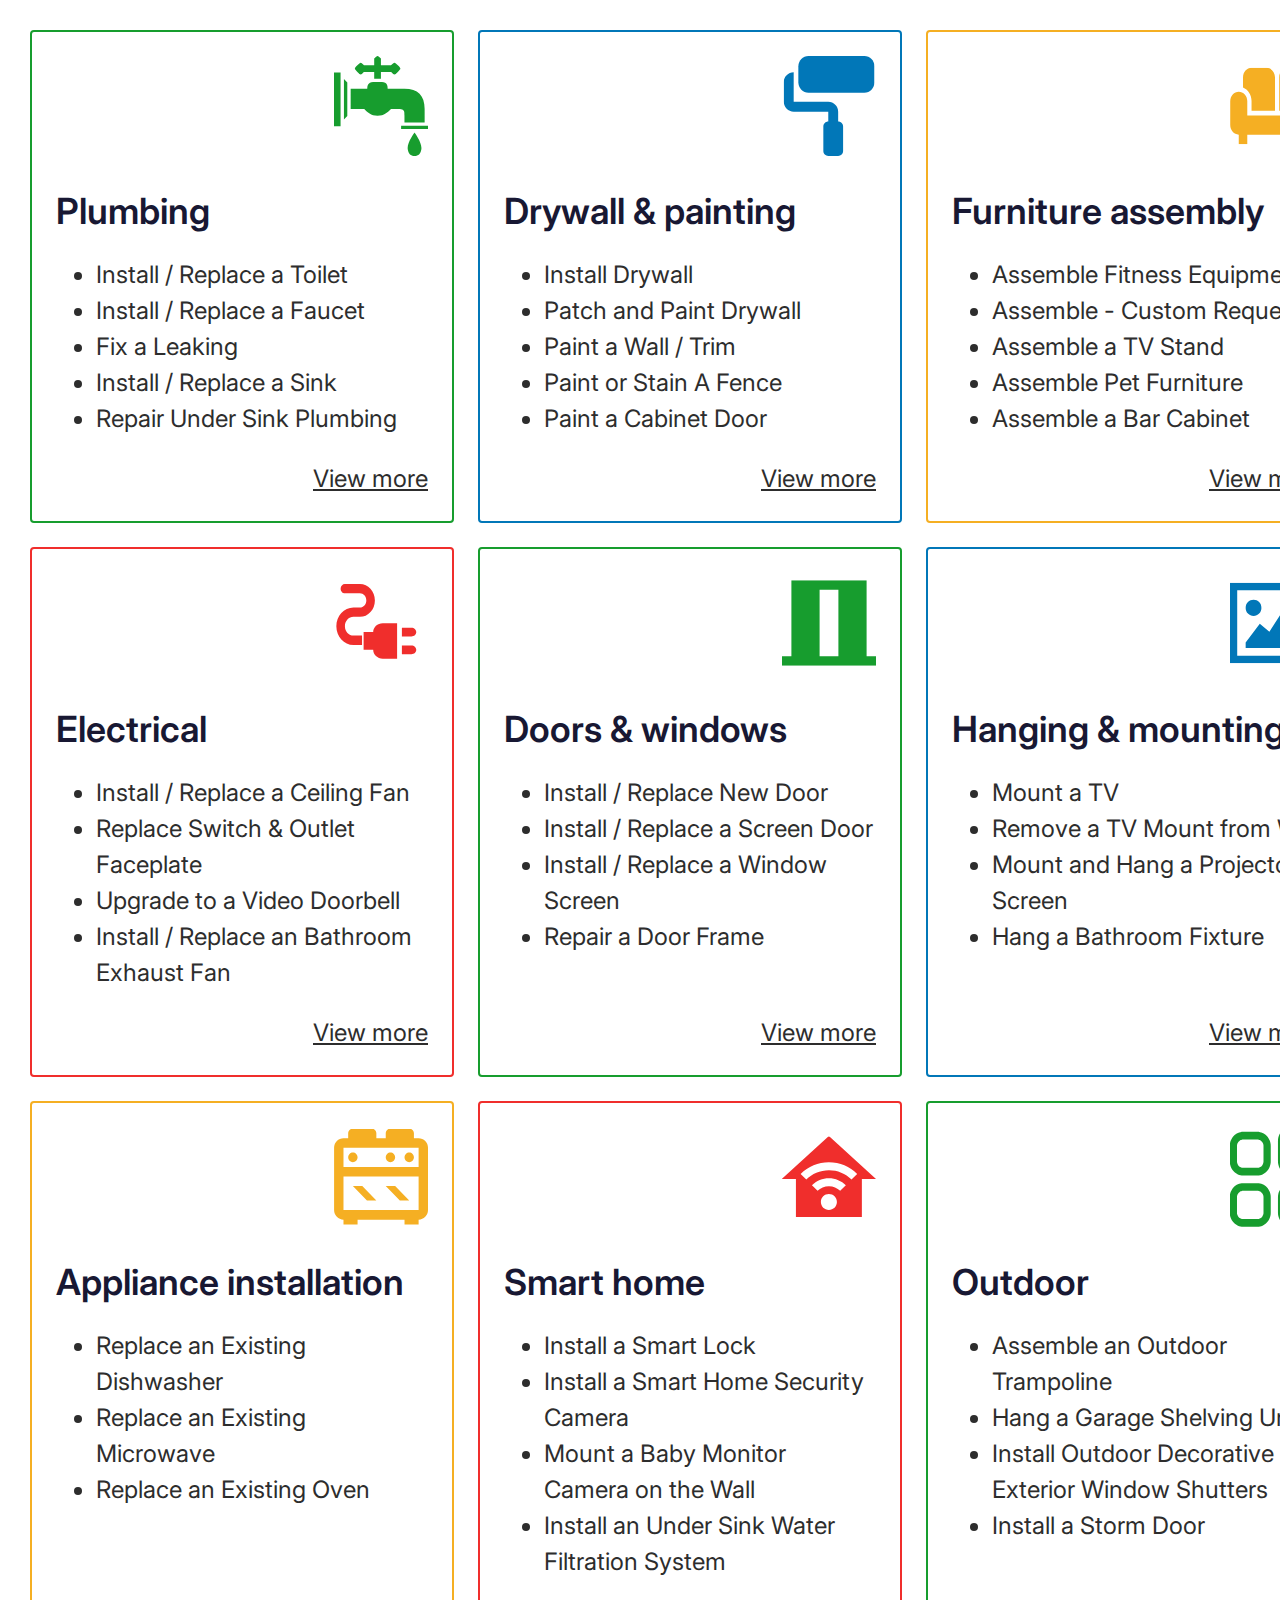
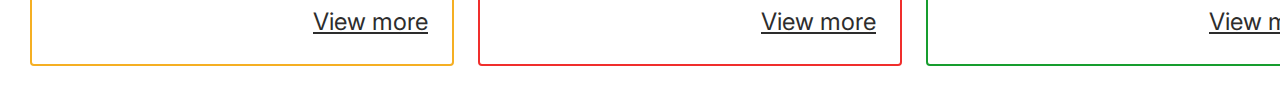
<file: index.html>
<!DOCTYPE html>
<html lang="en">
  <head>
    <meta charset="UTF-8" />
    <meta http-equiv="X-UA-Compatible" content="IE=edge" />
    <meta name="viewport" content="width=device-width, initial-scale=1.0" />
    <link rel="preconnect" href="https://fonts.googleapis.com" />
    <link rel="preconnect" href="https://fonts.gstatic.com" crossorigin />
    <link
      href="https://fonts.googleapis.com/css2?family=Inter:wght@100..900&family=PT+Serif:ital,wght@0,400;0,700;1,400;1,700&family=Playfair+Display:wght@400..900&family=Raleway:ital@0;1&family=Roboto&display=swap"
      rel="stylesheet"
    />
    <link rel="stylesheet" href="./styles/modern-normalize.css" />
    <link rel="stylesheet" href="./styles/styles.css" />

    <title>Cards-Servises</title>
  </head>
  <body>
    <ul class="cards-item">
      <li class="cards-item-list">
        <div class="cards-item-list-wrapper">
          <img src="./src/images/tap.svg" width="94" height="100" alt="tap" />
        </div>
        <div class="cards-item-list-descriptions">
          <h2>Plumbing</h2>
          <ul>
            <li>Install / Replace a Toilet</li>
            <li>Install / Replace a Faucet</li>
            <li>Fix a Leaking</li>
            <li>Install / Replace a Sink</li>
            <li>Repair Under Sink Plumbing</li>
          </ul>
        </div>
        <a href="./View-more.html">View more</a>
      </li>
      <li class="cards-item-list">
        <div class="cards-item-list-wrapper">
          <img
            src="./src/images/paint.svg"
            width="94"
            height="100"
            alt="paint"
          />
        </div>
        <div class="cards-item-list-descriptions">
          <h2>Drywall & painting</h2>
          <ul>
            <li>Install Drywall</li>
            <li>Patch and Paint Drywall</li>
            <li>Paint a Wall / Trim</li>
            <li>Paint or Stain A Fence</li>
            <li>Paint a Cabinet Door</li>
          </ul>
        </div>
        <a href="./View-more.html">View more</a>
      </li>
      <li class="cards-item-list">
        <div class="cards-item-list-wrapper">
          <img
            src="./src/images/frame.svg"
            width="94"
            height="100"
            alt="frame"
          />
        </div>
        <div class="cards-item-list-descriptions">
          <h2>Furniture assembly</h2>
          <ul>
            <li>Assemble Fitness Equipment</li>
            <li>Assemble - Custom Request</li>
            <li>Assemble a TV Stand</li>
            <li>Assemble Pet Furniture</li>
            <li>Assemble a Bar Cabinet</li>
          </ul>
        </div>
        <a href="./View-more.html">View more</a>
      </li>
      <li class="cards-item-list">
        <div class="cards-item-list-wrapper">
          <img
            src="./src/images/electrical.svg"
            width="94"
            height="100"
            alt="electrical"
          />
        </div>
        <div class="cards-item-list-descriptions">
          <h2>Electrical</h2>
          <ul>
            <li>Install / Replace a Ceiling Fan</li>
            <li>Replace Switch & Outlet Faceplate</li>
            <li>Upgrade to a Video Doorbell</li>
            <li>Install / Replace an Bathroom Exhaust Fan</li>
          </ul>
        </div>
        <a href="./View-more.html">View more</a>
      </li>
      <li class="cards-item-list">
        <div class="cards-item-list-wrapper">
          <img src="./src/images/door.svg" width="94" height="100" alt="door" />
        </div>
        <div class="cards-item-list-descriptions">
          <h2>Doors & windows</h2>
          <ul>
            <li>Install / Replace New Door</li>
            <li>Install / Replace a Screen Door</li>
            <li>Install / Replace a Window Screen</li>
            <li>Repair a Door Frame</li>
          </ul>
        </div>
        <a href="./View-more.html">View more</a>
      </li>
      <li class="cards-item-list">
        <div class="cards-item-list-wrapper">
          <img
            src="./src/images/picture.svg"
            width="94"
            height="100"
            alt="picture"
          />
        </div>
        <div class="cards-item-list-descriptions">
          <h2>Hanging & mounting</h2>
          <ul>
            <li>Mount a TV</li>
            <li>Remove a TV Mount from Wall</li>
            <li>Mount and Hang a Projector Screen</li>
            <li>Hang a Bathroom Fixture</li>
          </ul>
        </div>
        <a href="./View-more.html">View more</a>
      </li>
      <li class="cards-item-list">
        <div class="cards-item-list-wrapper">
          <img
            src="./src/images/instalation.svg"
            width="94"
            height="100"
            alt="instalation"
          />
        </div>
        <div class="cards-item-list-descriptions">
          <h2>Appliance installation</h2>
          <ul>
            <li>Replace an Existing Dishwasher</li>
            <li>Replace an Existing Microwave</li>
            <li>Replace an Existing Oven</li>
          </ul>
        </div>
        <a href="./View-more.html">View more</a>
      </li>
      <li class="cards-item-list">
        <div class="cards-item-list-wrapper">
          <img src="./src/images/home.svg" width="94" height="100" alt="home" />
        </div>
        <div class="cards-item-list-descriptions">
          <h2>Smart home</h2>
          <ul>
            <li>Install a Smart Lock</li>
            <li>Install a Smart Home Security Camera</li>
            <li>Mount a Baby Monitor Camera on the Wall</li>
            <li>Install an Under Sink Water Filtration System</li>
          </ul>
        </div>
        <a href="./View-more.html">View more</a>
      </li>
      <li class="cards-item-list">
        <div class="cards-item-list-wrapper">
          <img src="./src/images/boxs.svg" width="94" height="100" alt="boxs" />
        </div>
        <div class="cards-item-list-descriptions">
          <h2>Outdoor</h2>
          <ul>
            <li>Assemble an Outdoor Trampoline</li>
            <li>Hang a Garage Shelving Unit</li>
            <li>Install Outdoor Decorative Exterior Window Shutters</li>
            <li>Install a Storm Door</li>
          </ul>
        </div>
        <a href="./View-more.html">View more</a>
      </li>
    </ul>
  </body>
</html>
</file>
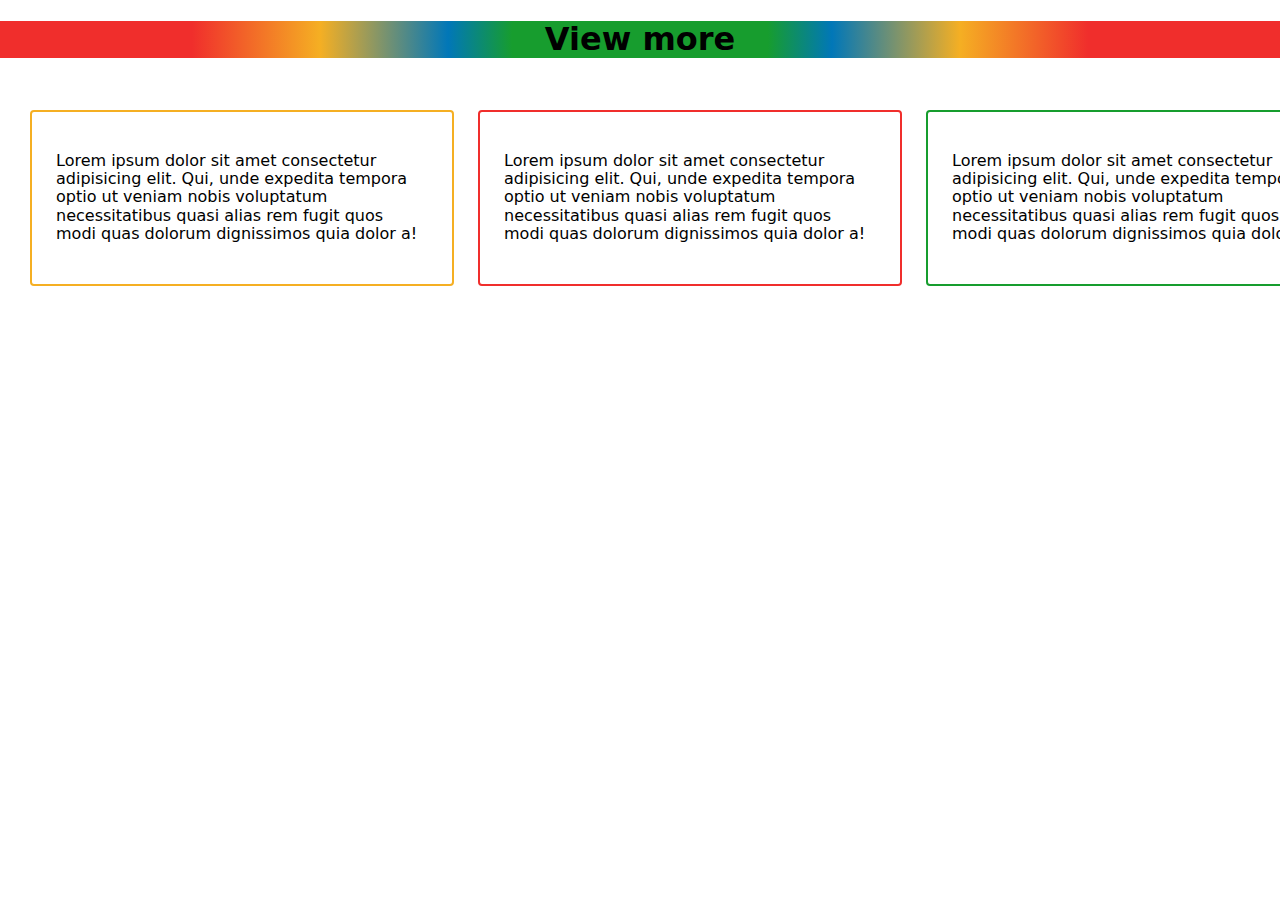
<file: View-more.html>
<!DOCTYPE html>
<html lang="en">
  <head>
    <meta charset="UTF-8" />
    <meta http-equiv="X-UA-Compatible" content="IE=edge" />
    <meta name="viewport" content="width=device-width, initial-scale=1.0" />
    <link rel="preconnect" href="https://fonts.googleapis.com" />
    <link rel="preconnect" href="https://fonts.gstatic.com" crossorigin />
    <link
      href="https://fonts.googleapis.com/css2?family=Inter:wght@100..900&family=PT+Serif:ital,wght@0,400;0,700;1,400;1,700&family=Playfair+Display:wght@400..900&family=Raleway:ital@0;1&family=Roboto&display=swap"
      rel="stylesheet"
    />
    <link rel="stylesheet" href="./styles/modern-normalize.css" />
    <link rel="stylesheet" href="./styles/styles.css" />

    <title>View more</title>
  </head>
  <body>
    <h1>View more</h1>

    <ul class="cards-item">
      <li class="cards-item-list">
        <p>
          Lorem ipsum dolor sit amet consectetur adipisicing elit. Qui, unde
          expedita tempora optio ut veniam nobis voluptatum necessitatibus quasi
          alias rem fugit quos modi quas dolorum dignissimos quia dolor a!
        </p>
      </li>
      <li class="cards-item-list">
        <p>
          Lorem ipsum dolor sit amet consectetur adipisicing elit. Qui, unde
          expedita tempora optio ut veniam nobis voluptatum necessitatibus quasi
          alias rem fugit quos modi quas dolorum dignissimos quia dolor a!
        </p>
      </li>
      <li class="cards-item-list">
        <p>
          Lorem ipsum dolor sit amet consectetur adipisicing elit. Qui, unde
          expedita tempora optio ut veniam nobis voluptatum necessitatibus quasi
          alias rem fugit quos modi quas dolorum dignissimos quia dolor a!
        </p>
      </li>
     
      </li>
    </ul>
  </body>
</html>
</file>
<file: styles/styles.css>
body {
  box-sizing: border-box;
}
:root {
  --font-family: "Inter", sans-serif;
}

.cards-item {
  margin: 0 auto;
  padding: 30px;
  list-style: none;
  display: flex;
  flex-wrap: wrap;
  gap: 24px;
}

.cards-item-list {
  display: flex;
  justify-content: space-around;
  flex-direction: column;
  border-radius: 4px;
  padding: 24px;
}

.cards-item-list:nth-last-of-type(1),
.cards-item-list:nth-last-of-type(5),
.cards-item-list:nth-last-of-type(9) {
  border: 2px solid #179d2e;
}

.cards-item-list:nth-last-of-type(4),
.cards-item-list:nth-last-of-type(8) {
  border: 2px solid #0177b8;
}

.cards-item-list:nth-last-of-type(3),
.cards-item-list:nth-last-of-type(7) {
  border: 2px solid #f5af23;
}

.cards-item-list:nth-last-of-type(2),
.cards-item-list:nth-last-of-type(6) {
  border: 2px solid #f02e2c;
}

.cards-item-list-wrapper {
  align-self: flex-end;
}

.cards-item-list-descriptions {
  margin-bottom: 24px;
}

.cards-item-list-descriptions h2 {
  font-family: var(--font-family);
  font-weight: 600;
  font-size: 36px;
  line-height: 120%;
  color: #181833;
  margin-bottom: 24px;
}

.cards-item-list-descriptions ul {
  list-style-type: disc;
  color: black;
}

.cards-item-list-descriptions li {
  font-family: var(--font-family);
  font-weight: 400;
  font-size: 24px;
  line-height: 150%;
  color: #2d2d2d;
}

.cards-item-list a {
  font-family: var(--font-family);
  font-weight: 400;
  font-size: 24px;
  line-height: 150%;
  text-decoration: underline;
  text-decoration-skip-ink: none;
  color: #2d2d2d;
  margin-top: auto;
  align-self: flex-end;
}

h1 {
  text-align: center;
  background-image: radial-gradient(
    circle,
    #179d2e 20%,
    #0177b8 30%,
    #f5af23 50%,
    #f02e2c 70%
  );
}

/* адаптив для моб. та планшетів */

@media screen and (min-width: 480px) {
  .cards-item {
    max-width: 480px;
  }
  .cards-item-list {
    flex: 100%;
  }
}

@media screen and (min-width: 768px) {
  .cards-item {
    max-width: 768px;
  }
  .cards-item-list {
    flex: calc(50% - 24px);
    max-width: 342px;
  }
}

@media screen and (min-width: 1200px) {
  .cards-item {
    width: 100%;
    min-width: 1380px;
  }
  .cards-item-list {
    flex: calc(33.33% - 24px);
    min-width: 424px;
    justify-content: flex-start;
  }

  .cards-item-list-descriptions h2 {
    white-space: nowrap;
  }
}
</file>
